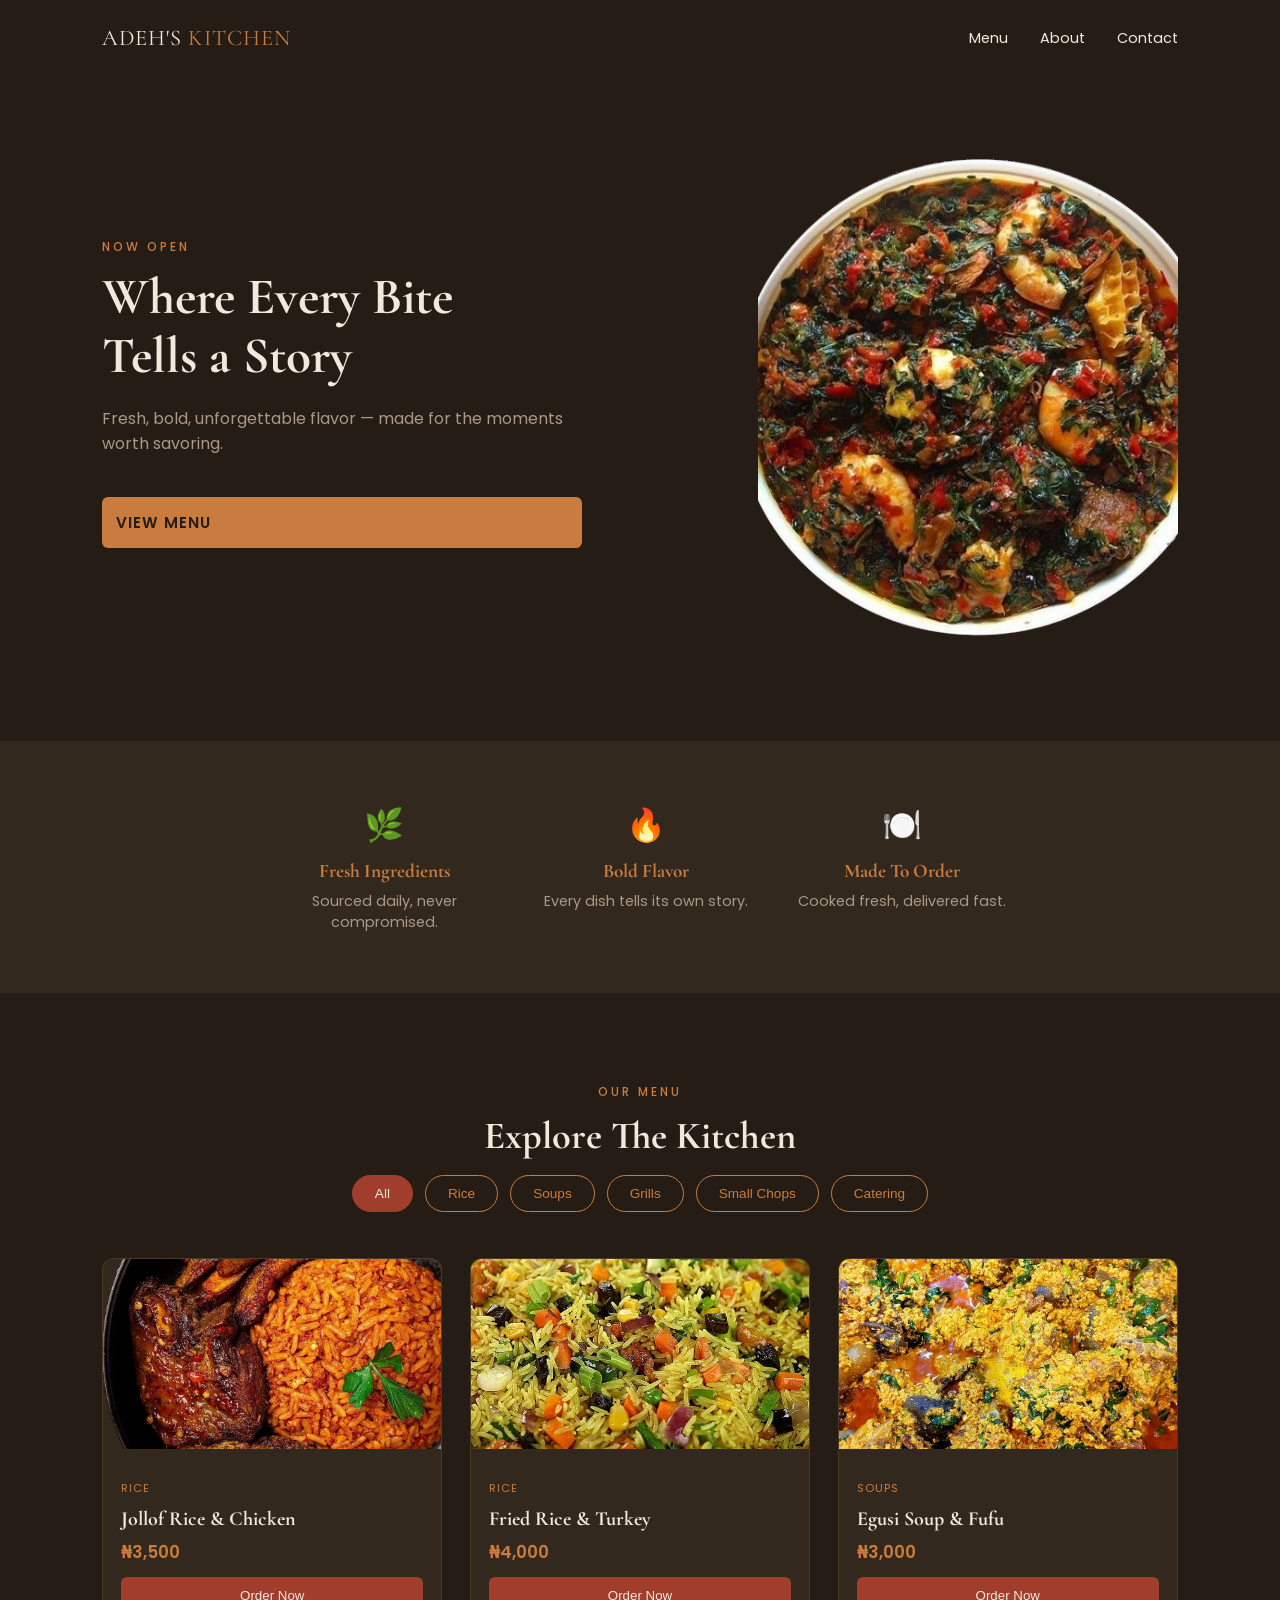
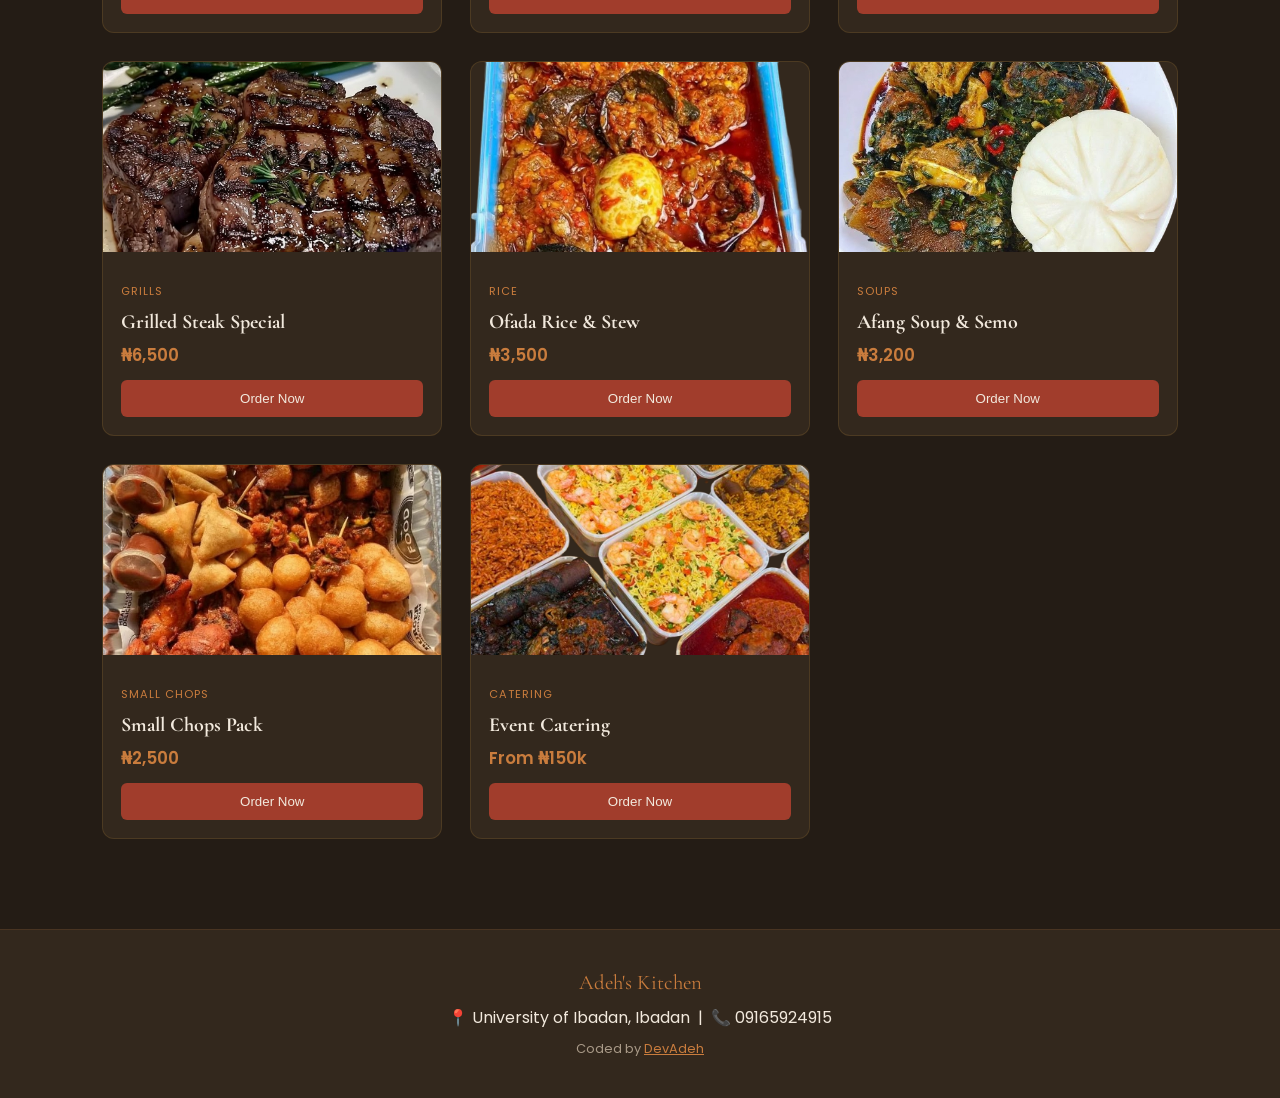
<file: index.html>
<!DOCTYPE html>
<html lang="en">
<head>
  <meta charset="UTF-8" />
  <meta name="viewport" content="width=device-width, initial-scale=1.0" />
  <title>Adeh's Kitchen</title>
  <link rel="icon" href="./assets/favicon.ico" type="image/x-icon">
  <link rel="preconnect" href="https://fonts.googleapis.com">
  <link href="https://fonts.googleapis.com/css2?family=Cormorant+Garamond:wght@500;600;700&family=Poppins:wght@300;400;500&display=swap" rel="stylesheet">
  <link rel="stylesheet" href="style.css" />
</head>
<body>

  <!-- Nav -->
  <nav class="navbar">
    <p class="logo">ADEH'S <span>KITCHEN</span></p>
    <div class="nav-links">
      <a href="#menu">Menu</a>
      <a href="#about">About</a>
      <a href="#contact">Contact</a>
    </div>
  </nav>

  <!-- Hero -->
  <section class="hero">
    <div class="hero-text">
      <p class="eyebrow">Now Open</p>
      <h1>Where Every Bite<br>Tells a Story</h1>
      <p class="hero-sub">Fresh, bold, unforgettable flavor — made for the moments worth savoring.</p>
      <a href="#menu" class="btn-primary">View Menu</a>
    </div>
    <div class="hero-image">
      <img src="assets/signature.png" alt="Signature dish">
    </div>
  </section>

  <!-- About strip -->
  <section id="about" class="about-strip">
    <div class="about-item">
      <p class="icon">🌿</p>
      <h3>Fresh Ingredients</h3>
      <p>Sourced daily, never compromised.</p>
    </div>
    <div class="about-item">
      <p class="icon">🔥</p>
      <h3>Bold Flavor</h3>
      <p>Every dish tells its own story.</p>
    </div>
    <div class="about-item">
      <p class="icon">🍽️</p>
      <h3>Made To Order</h3>
      <p>Cooked fresh, delivered fast.</p>
    </div>
  </section>

  <!-- Menu -->
  <section id="menu" class="menu-section">
    <p class="eyebrow center">Our Menu</p>
    <h2 class="section-title">Explore The Kitchen</h2>

    <div class="filters" id="filterButtons"></div>
    <div class="menu-grid" id="menuGrid"></div>
  </section>

  <!-- Footer -->
  <footer id="contact">
    <p class="footer-brand">Adeh's Kitchen</p>
    <p>📍 University of Ibadan, Ibadan &nbsp;|&nbsp; 📞 09165924915</p>
    <p class="credit">Coded by <a href="https://github.com/DevAdeh">DevAdeh</a></p>
  </footer>

  <script src="script.js"></script>
</body>
</html>
</file>
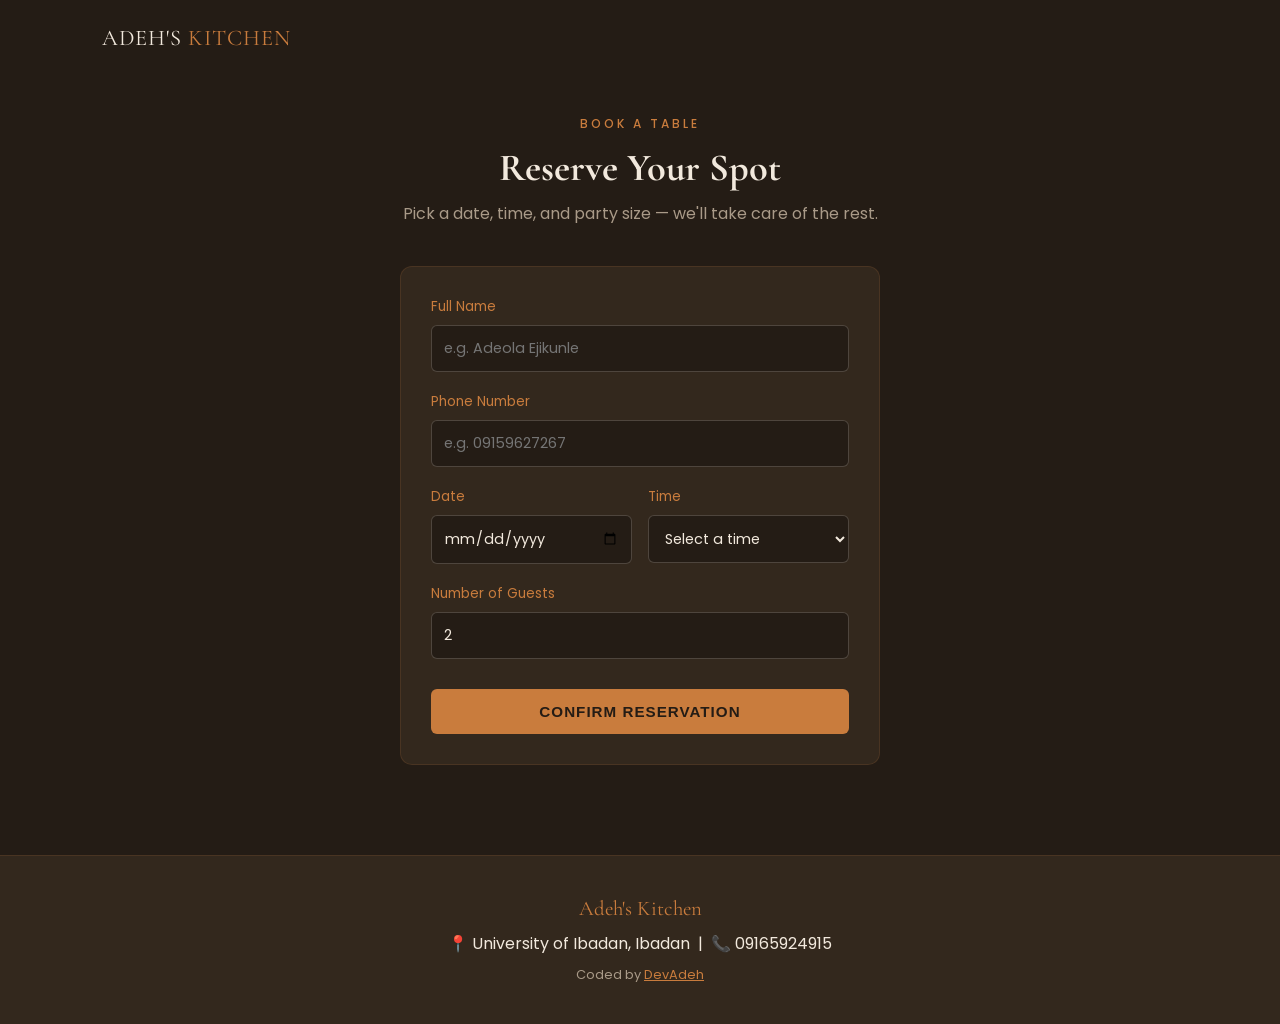
<file: reserve.html>
<!DOCTYPE html>
<html lang="en">
<head>
  <meta charset="UTF-8" />
  <meta name="viewport" content="width=device-width, initial-scale=1.0" />
  <title>Reserve a Table - Adeh's Kitchen</title>
  <link rel="icon" href="./assets/favicon.ico" type="image/x-icon">
  <link rel="preconnect" href="https://fonts.googleapis.com">
  <link href="https://fonts.googleapis.com/css2?family=Cormorant+Garamond:wght@500;600;700&family=Poppins:wght@300;400;500&display=swap" rel="stylesheet">
  <link rel="stylesheet" href="style.css" />
</head>
<body>

  <nav class="navbar">
    <p class="logo">ADEH'S <span>KITCHEN</span></p>
  </nav>

  <section class="reserve-section">
    <p class="eyebrow center">Book A Table</p>
    <h1 class="section-title">Reserve Your Spot</h1>
    <p class="subtitle">Pick a date, time, and party size — we'll take care of the rest.</p>

    <form id="reservationForm" class="reservation-form">
      <div class="form-group">
        <label for="name">Full Name</label>
        <input type="text" id="name" required placeholder="e.g. Adeola Ejikunle">
      </div>

      <div class="form-group">
        <label for="phone">Phone Number</label>
        <input type="tel" id="phone" required placeholder="e.g. 09159627267">
      </div>

      <div class="form-row">
        <div class="form-group">
          <label for="date">Date</label>
          <input type="date" id="date" required>
        </div>

        <div class="form-group">
          <label for="time">Time</label>
          <select id="time" required>
            <option value="">Select a time</option>
          </select>
        </div>
      </div>

      <div class="form-group">
        <label for="guests">Number of Guests</label>
        <input type="number" id="guests" min="1" max="12" value="2" required>
      </div>

      <button type="submit" class="btn-primary">Confirm Reservation</button>
    </form>

    <!-- Confirmation message, hidden until form is submitted -->
    <div id="confirmation" class="confirmation hidden">
      <h2>🎉 Reservation Confirmed!</h2>
      <p id="confirmationDetails"></p>
      <button id="newReservationBtn" class="btn-secondary">Make Another Reservation</button>
    </div>
  </section>

  <footer>
    <p class="footer-brand">Adeh's Kitchen</p>
    <p>📍 University of Ibadan, Ibadan &nbsp;|&nbsp; 📞 09165924915</p>
    <p class="credit">Coded by <a href="https://github.com/DevAdeh">DevAdeh</a></p>
  </footer>

<script src="reserve.js"></script>
</body>
</html>
</file>
<file: style.css>
:root {
 --bg-dark: #241C15;
--bg-card: #33281D;
--gold: #C97C3D;   /* copper */
--red: #A13D2C;
--cream: #F2E9DD;
--text-muted: #A99A88;
}

* {
  margin: 0;
  padding: 0;
  box-sizing: border-box;
}

body {
  font-family: 'Poppins', sans-serif;
  background: var(--bg-dark);
  color: var(--cream);
}

.eyebrow {
  text-transform: uppercase;
  letter-spacing: 3px;
  font-size: 0.75rem;
  color: var(--gold);
  font-weight: 500;
  margin-bottom: 12px;
}

.eyebrow.center { text-align: center; }

/* Navbar */
.navbar {
  display: flex;
  justify-content: space-between;
  align-items: center;
  padding: 24px 8%;
}

.logo {
  font-family: 'Cormorant Garamond', serif;
  font-size: 1.4rem;
  letter-spacing: 1px;
}

.logo span { color: var(--gold); }

.nav-links a {
  color: var(--cream);
  text-decoration: none;
  margin-left: 28px;
  font-size: 0.9rem;
  transition: 0.3s;
}

.nav-links a:hover { color: var(--gold); }

/* Hero */
.hero {
  display: flex;
  align-items: center;
  justify-content: space-between;
  flex-wrap: wrap;
  gap: 40px;
  padding: 60px 8% 90px;
}

.hero-text { max-width: 480px; }

.hero-text h1 {
  font-family: 'Cormorant Garamond', serif;
  font-size: 3.2rem;
  line-height: 1.15;
  margin-bottom: 20px;
  color: var(--cream);
}

.hero-sub {
  color: var(--text-muted);
  margin-bottom: 30px;
  line-height: 1.6;
}

.btn-primary {
  display: inline-block;
  background: var(--gold);
  color: var(--bg-dark);
  text-decoration: none;
  padding: 14px 34px;
  border-radius: 4px;
  font-size: 0.9rem;
  font-weight: 500;
  letter-spacing: 1px;
  text-transform: uppercase;
  transition: 0.3s;
}

.btn-primary:hover { background: var(--red); color: var(--cream); }

.hero-image img {
  max-width: 420px;
  width: 100%;
  border-radius: 12px;
}

/* About strip */
.about-strip {
  display: flex;
  flex-wrap: wrap;
  justify-content: center;
  gap: 50px;
  background: var(--bg-card);
  padding: 60px 8%;
  text-align: center;
}

.about-item { max-width: 220px; }
.about-item .icon { font-size: 2rem; margin-bottom: 10px; }
.about-item h3 {
  font-family: 'Cormorant Garamond', serif;
  font-size: 1.2rem;
  margin-bottom: 8px;
  color: var(--gold);
}
.about-item p { color: var(--text-muted); font-size: 0.9rem; }

/* Menu Section */
.menu-section {
  padding: 90px 8%;
  text-align: center;
}

.section-title {
  font-family: 'Cormorant Garamond', serif;
  font-size: 2.4rem;
  margin-bottom: 40px;
  color: var(--cream);
}

.filters { margin-bottom: 40px; }

.filters button {
  background: transparent;
  border: 1.5px solid var(--gold);
  color: var(--gold);
  padding: 10px 22px;
  margin: 6px;
  border-radius: 25px;
  cursor: pointer;
  font-weight: 500;
  font-size: 0.85rem;
  transition: 0.3s;
}

.filters button:hover { background: var(--gold); color: var(--bg-dark); }

.filters button.active {
  background: var(--red);
  color: var(--cream);
  border-color: var(--red);
}

.menu-grid {
  display: grid;
  grid-template-columns: repeat(auto-fit, minmax(250px, 1fr));
  gap: 28px;
  max-width: 1100px;
  margin: 0 auto;
}

.card {
  background: var(--bg-card);
  border-radius: 12px;
  overflow: hidden;
  text-align: left;
  transition: 0.25s;
  border: 1px solid rgba(217, 164, 65, 0.15);
}

.card:hover { transform: translateY(-6px); }

.card img { width: 100%; height: 190px; object-fit: cover; }

.card-content { padding: 18px; }

.card-content small {
  color: var(--gold);
  text-transform: uppercase;
  letter-spacing: 1px;
  font-size: 0.7rem;
}

.card-content h3 {
  font-family: 'Cormorant Garamond', serif;
  font-size: 1.25rem;
  margin: 8px 0;
  color: var(--cream);
}

.price { color: var(--gold); font-weight: 600; font-size: 1.05rem; margin-bottom: 12px; }

.order-btn {
  display: block;
  width: 100%;
  background: var(--red);
  color: var(--cream);
  border: none;
  padding: 11px;
  border-radius: 6px;
  cursor: pointer;
  font-weight: 500;
  transition: 0.3s;
}

.order-btn:hover { background: var(--gold); color: var(--bg-dark); }

/* Footer */
footer {
  background: var(--bg-card);
  text-align: center;
  padding: 40px 20px;
  border-top: 1px solid rgba(217, 164, 65, 0.15);
}

.footer-brand {
  font-family: 'Cormorant Garamond', serif;
  font-size: 1.3rem;
  color: var(--gold);
  margin-bottom: 10px;
}

.credit { margin-top: 10px; font-size: 0.8rem; color: var(--text-muted); }
.credit a { color: var(--gold); }

@media (max-width: 600px) {
  .hero { flex-direction: column; text-align: center; }
  .hero-text { max-width: 100%; }
  .about-strip { flex-direction: column; align-items: center; }
}
:root {
  --bg-dark: #241C15;
  --bg-card: #33281D;
  --gold: #C97C3D;
  --red: #A13D2C;
  --cream: #F2E9DD;
  --text-muted: #A99A88;
  --error: #E8574A;
}

* { margin: 0; padding: 0; box-sizing: border-box; }

body {
  font-family: 'Poppins', sans-serif;
  background: var(--bg-dark);
  color: var(--cream);
}

.eyebrow {
  text-transform: uppercase;
  letter-spacing: 3px;
  font-size: 0.75rem;
  color: var(--gold);
  font-weight: 500;
  margin-bottom: 12px;
}
.eyebrow.center { text-align: center; }

.navbar { padding: 24px 8%; }
.logo { font-family: 'Cormorant Garamond', serif; font-size: 1.4rem; letter-spacing: 1px; }
.logo span { color: var(--gold); }

.reserve-section {
  max-width: 520px;
  margin: 0 auto;
  padding: 40px 20px 90px;
  text-align: center;
}

.section-title {
  font-family: 'Cormorant Garamond', serif;
  font-size: 2.4rem;
  margin-bottom: 10px;
}

.subtitle { color: var(--text-muted); margin-bottom: 40px; }

.reservation-form {
  background: var(--bg-card);
  padding: 30px;
  border-radius: 12px;
  text-align: left;
  border: 1px solid rgba(201, 124, 61, 0.15);
}

.form-group { margin-bottom: 20px; }

.form-row {
  display: flex;
  gap: 16px;
}
.form-row .form-group { flex: 1; }

label {
  display: block;
  font-size: 0.85rem;
  margin-bottom: 8px;
  color: var(--gold);
}

input, select {
  width: 100%;
  padding: 12px;
  border-radius: 6px;
  border: 1px solid rgba(242, 233, 221, 0.2);
  background: var(--bg-dark);
  color: var(--cream);
  font-family: 'Poppins', sans-serif;
  font-size: 0.9rem;
}

input:focus, select:focus {
  outline: none;
  border-color: var(--gold);
}

.error-text {
  color: var(--error);
  font-size: 0.8rem;
  margin-top: 6px;
  display: none;
}

.form-group.invalid input,
.form-group.invalid select {
  border-color: var(--error);
}

.form-group.invalid .error-text { display: block; }

.btn-primary {
  width: 100%;
  background: var(--gold);
  color: var(--bg-dark);
  border: none;
  padding: 14px;
  border-radius: 6px;
  font-weight: 600;
  font-size: 0.95rem;
  cursor: pointer;
  transition: 0.3s;
  margin-top: 10px;
}
.btn-primary:hover { background: var(--red); color: var(--cream); }

.btn-secondary {
  background: transparent;
  border: 1.5px solid var(--gold);
  color: var(--gold);
  padding: 12px 24px;
  border-radius: 6px;
  cursor: pointer;
  margin-top: 20px;
  font-weight: 500;
}
.btn-secondary:hover { background: var(--gold); color: var(--bg-dark); }

.confirmation {
  background: var(--bg-card);
  padding: 40px 30px;
  border-radius: 12px;
  margin-top: 30px;
  border: 1px solid rgba(201, 124, 61, 0.15);
}
.confirmation h2 { font-family: 'Cormorant Garamond', serif; margin-bottom: 16px; color: var(--gold); }
.confirmation p { color: var(--text-muted); line-height: 1.6; }

.hidden { display: none; }

footer {
  background: var(--bg-card);
  text-align: center;
  padding: 40px 20px;
  border-top: 1px solid rgba(201, 124, 61, 0.15);
}
.footer-brand { font-family: 'Cormorant Garamond', serif; font-size: 1.3rem; color: var(--gold); margin-bottom: 10px; }
.credit { margin-top: 10px; font-size: 0.8rem; color: var(--text-muted); }
.credit a { color: var(--gold); }
</file>
